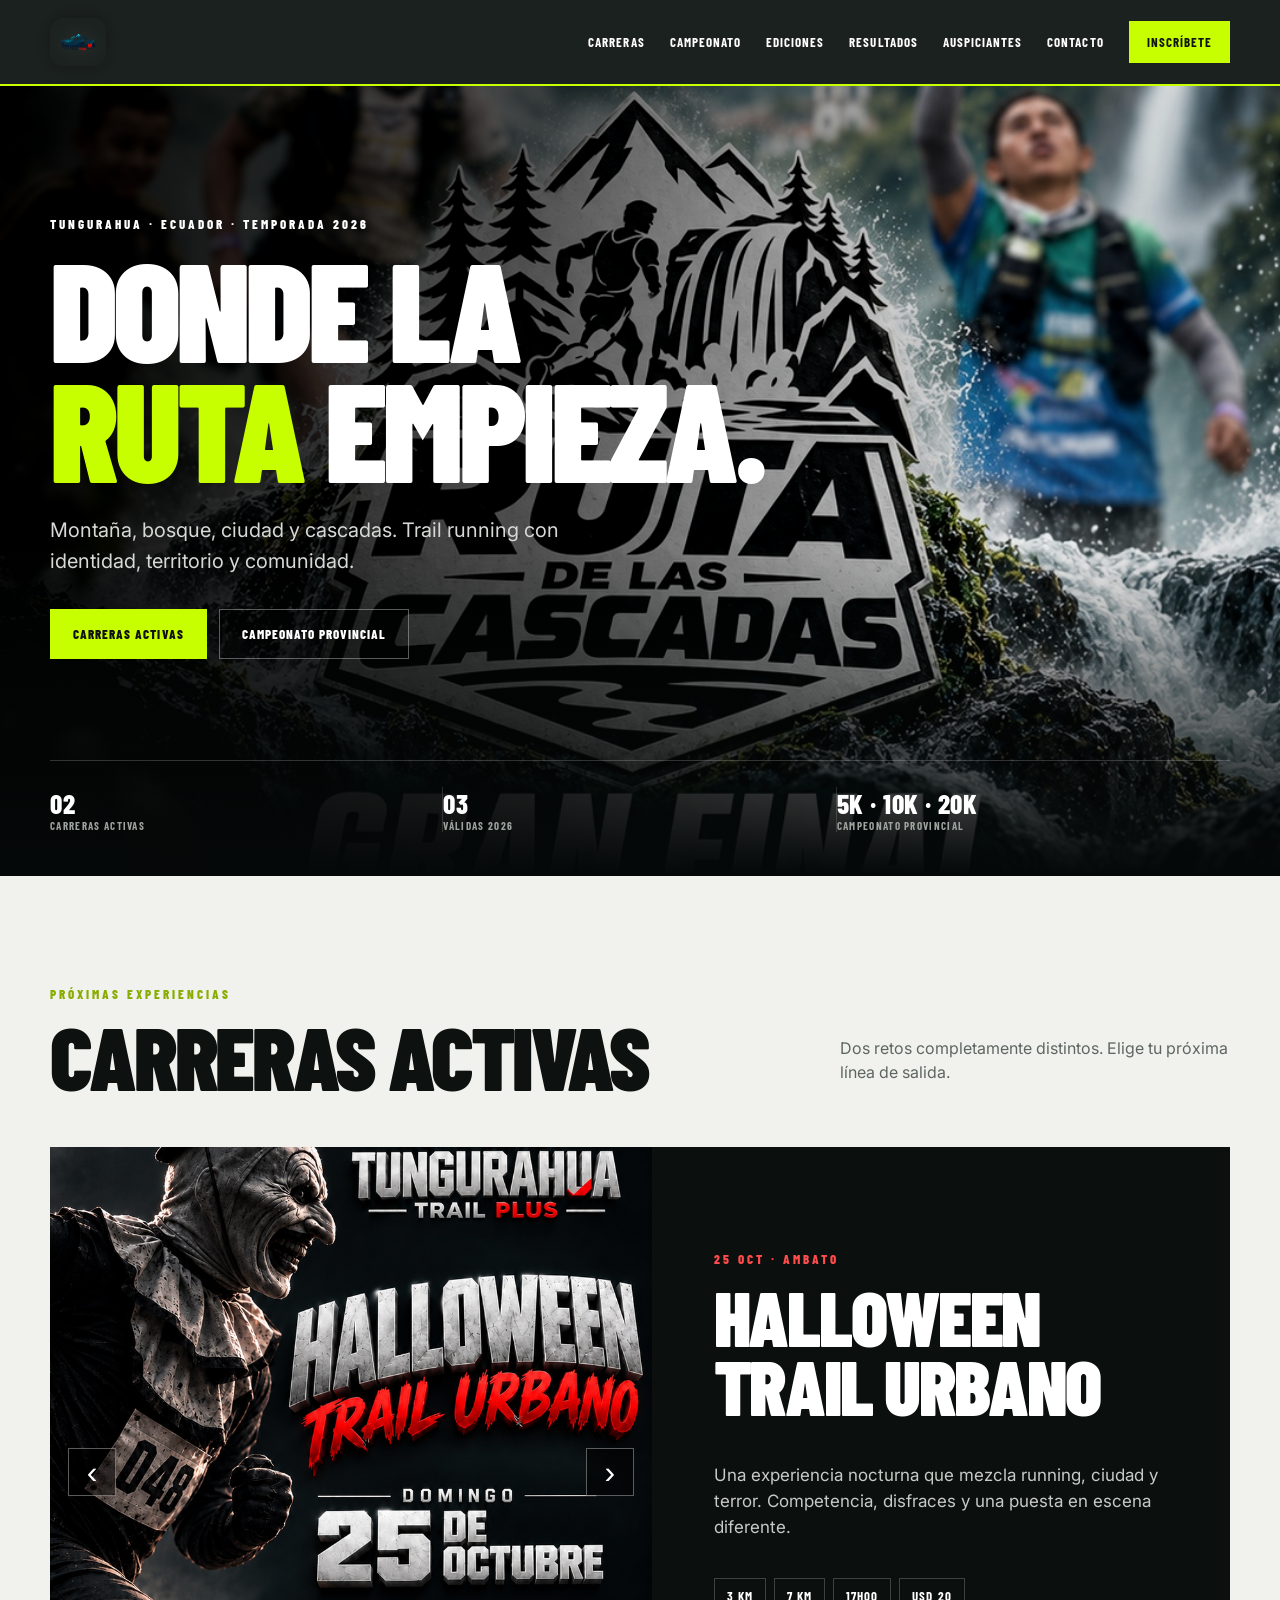
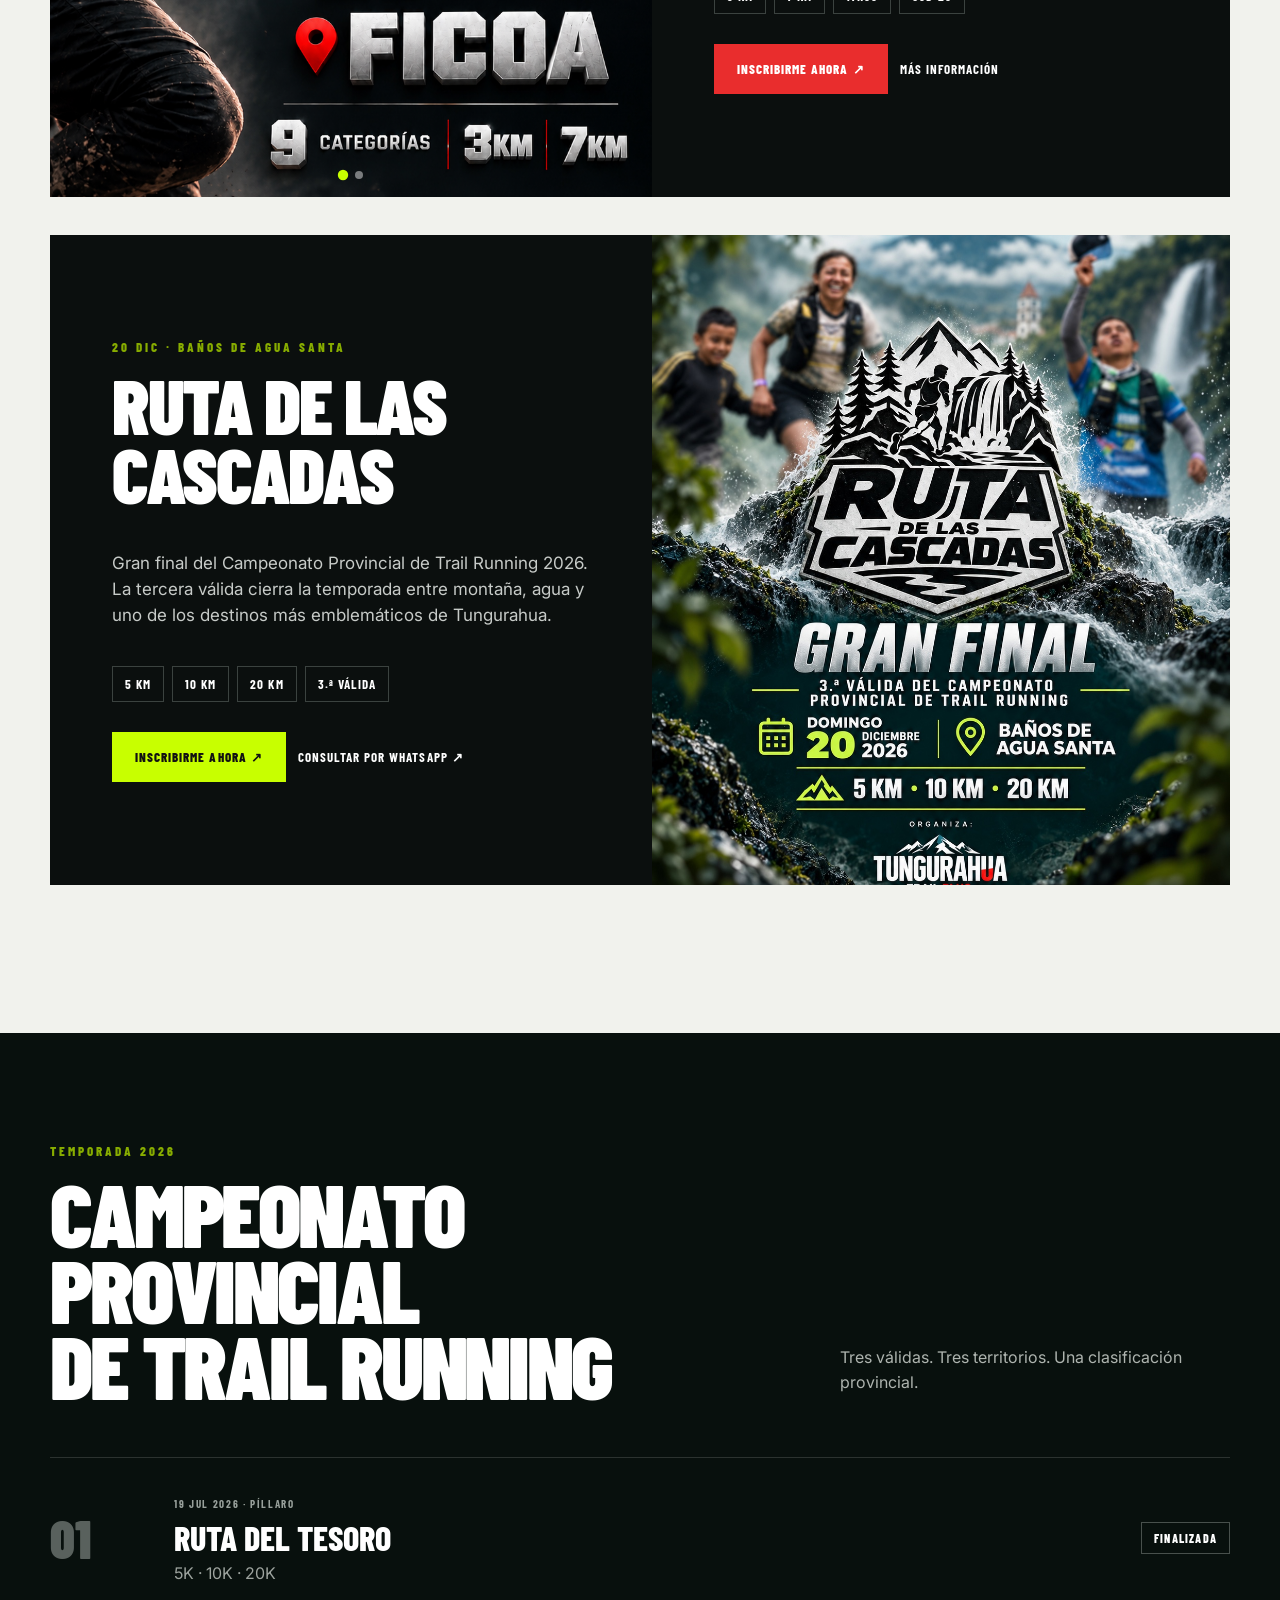
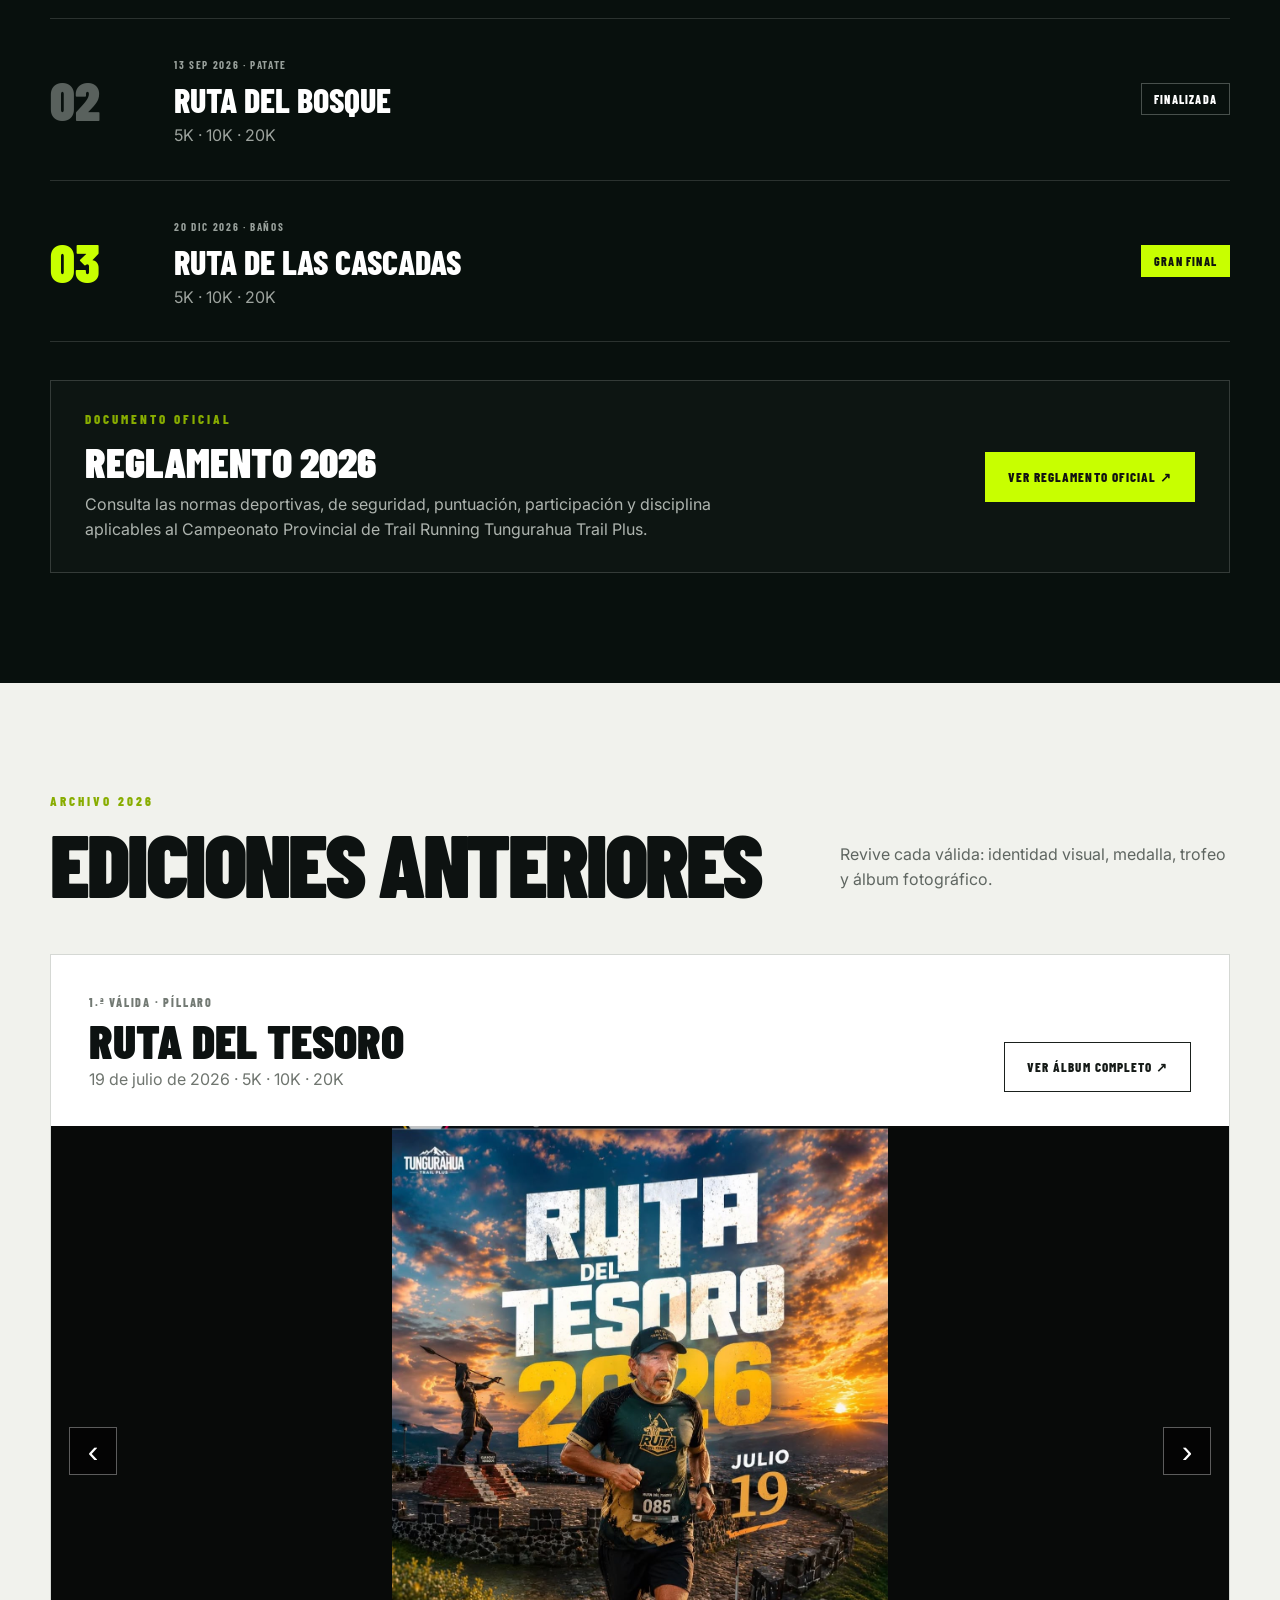
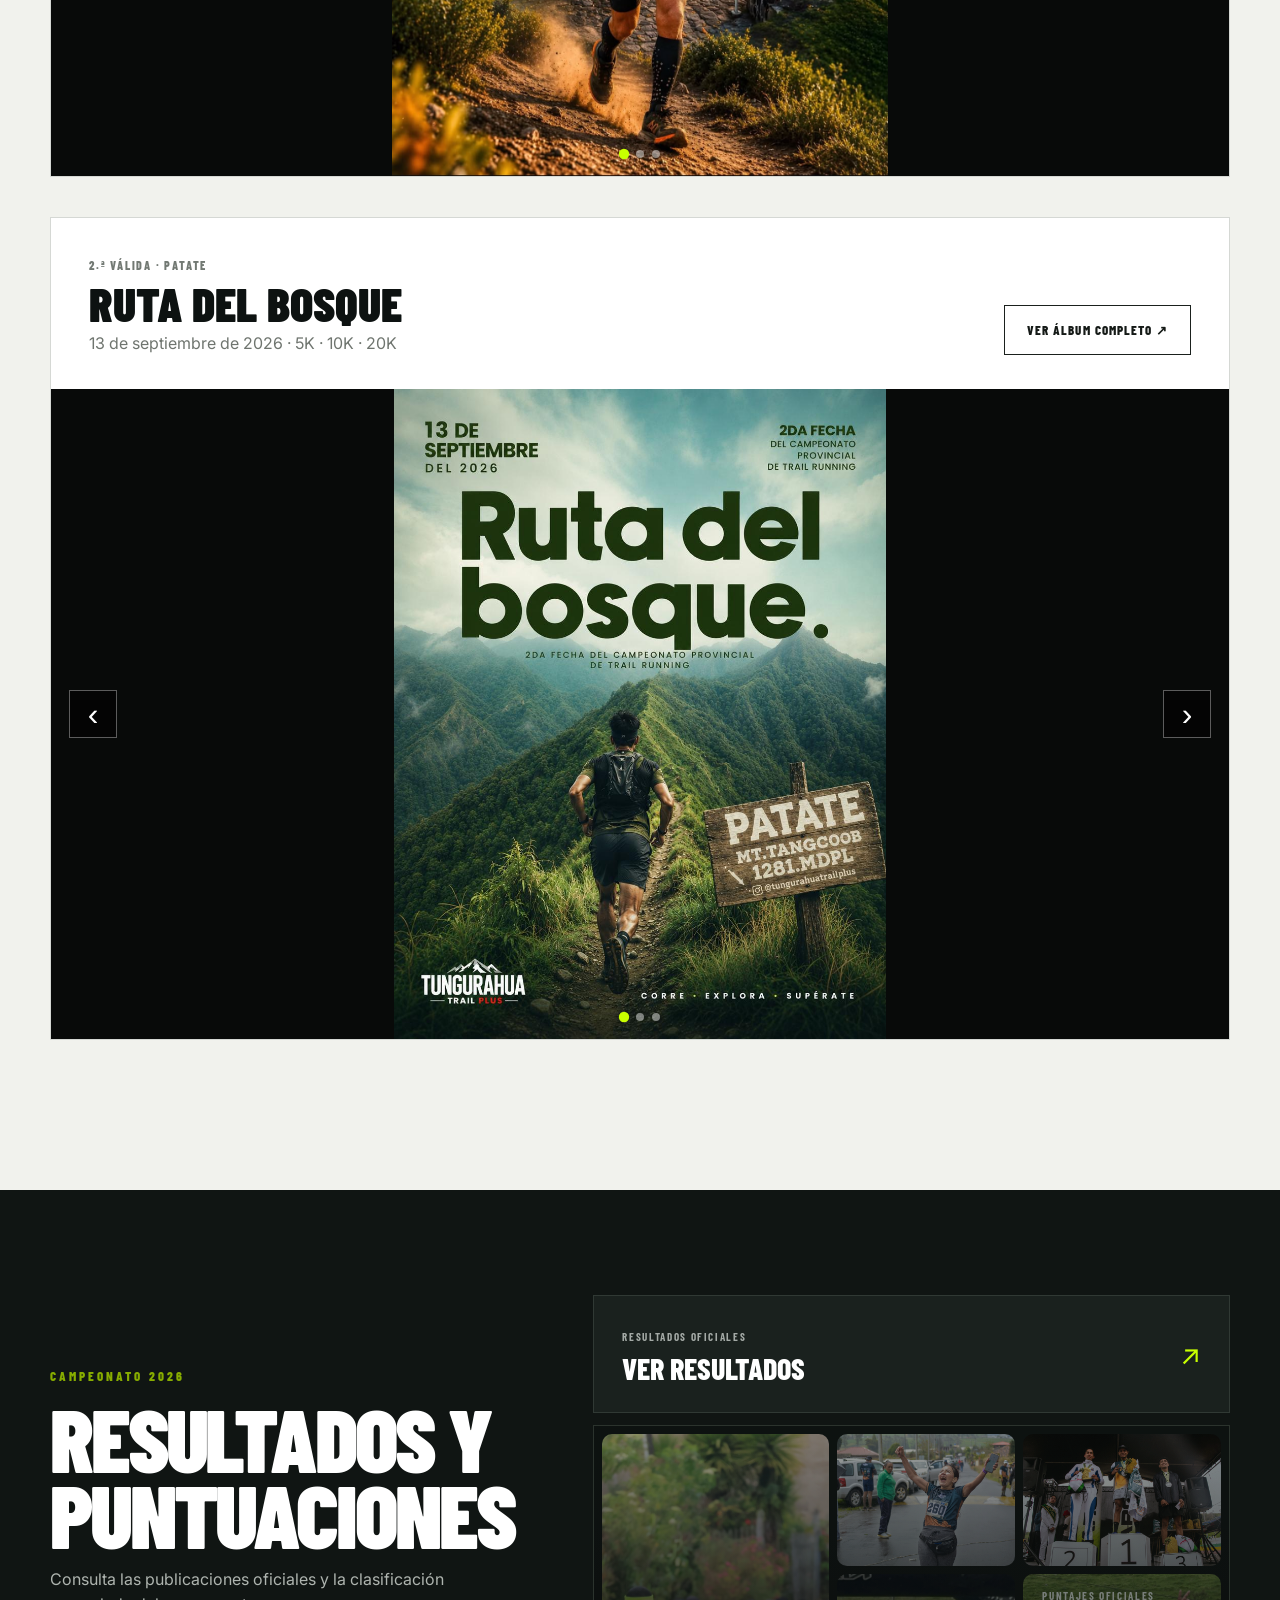
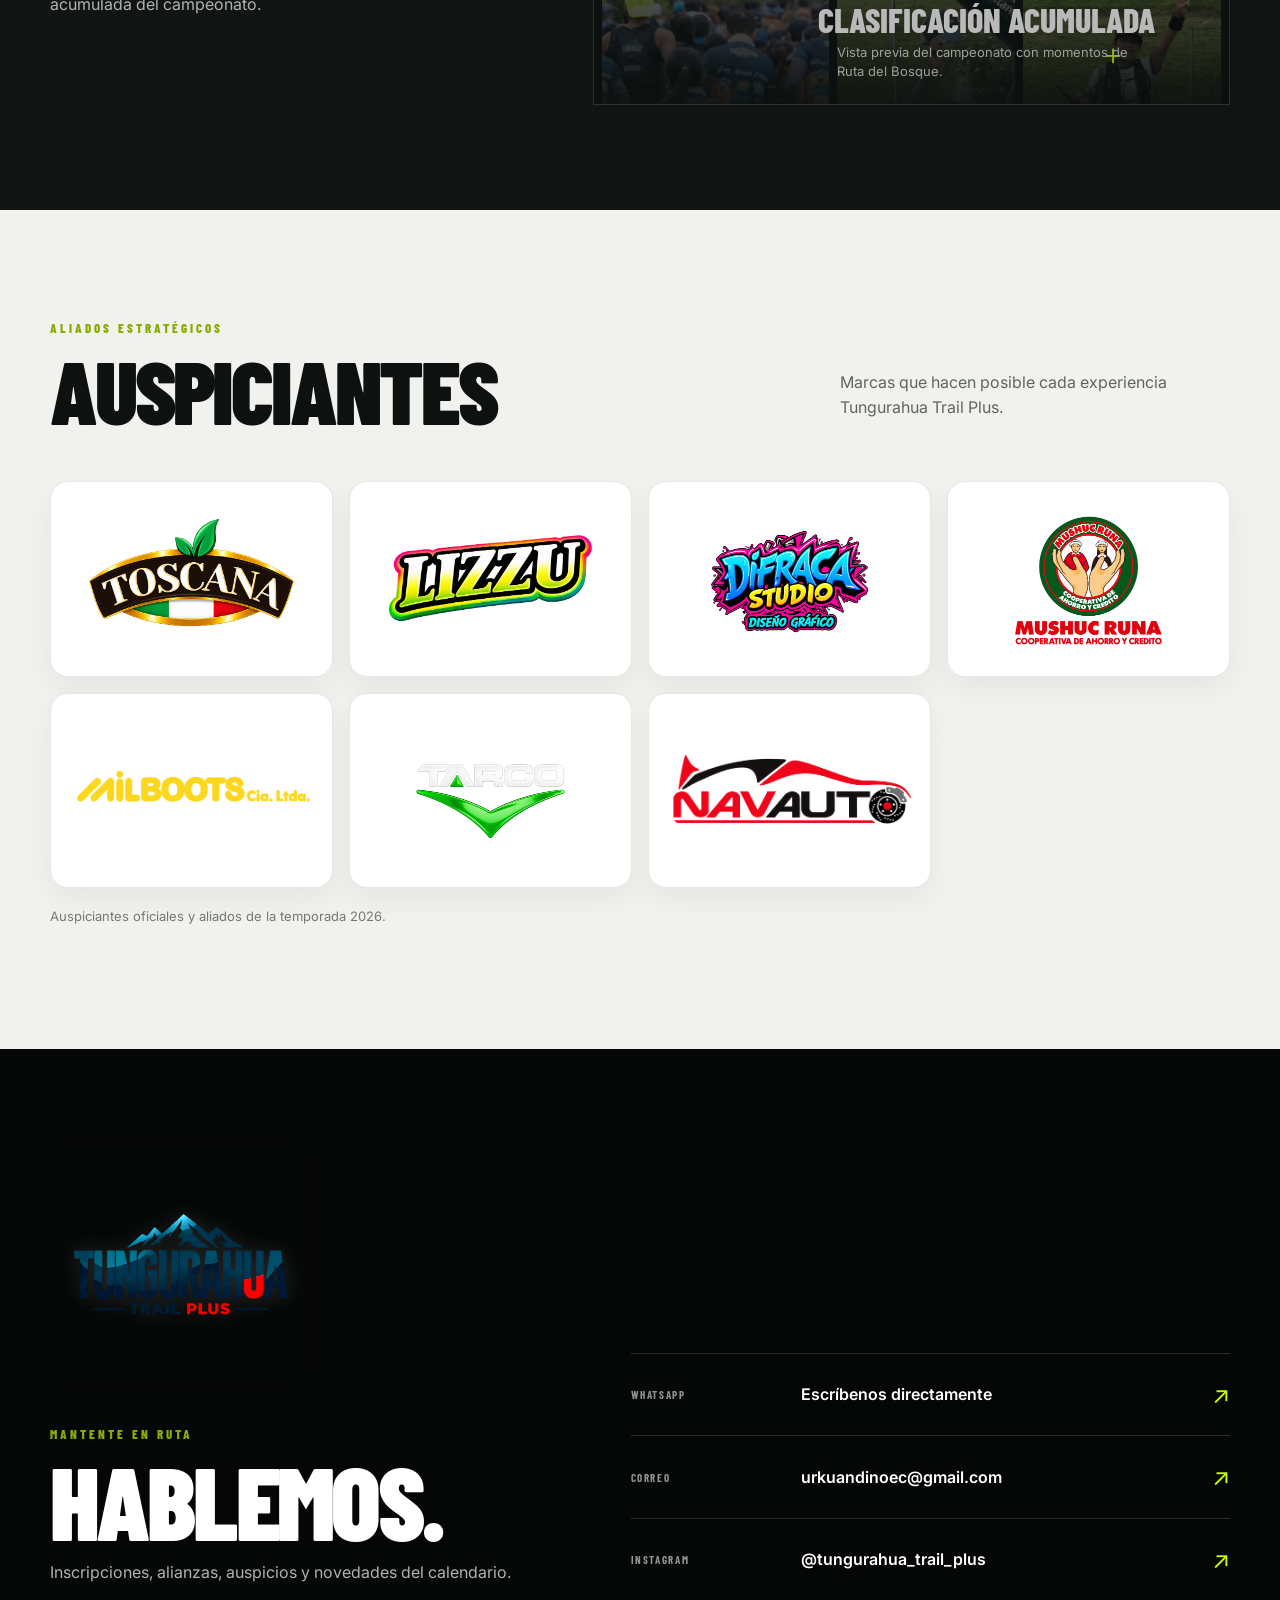
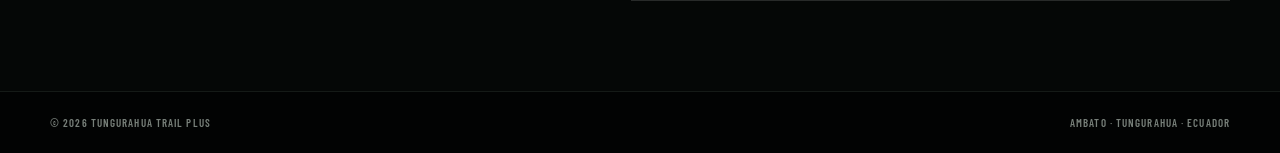
<file: index.html>
<!doctype html>
<html lang="es">
<head>
  <meta charset="utf-8">
  <meta name="viewport" content="width=device-width,initial-scale=1">
  <meta name="theme-color" content="#070b0b">
  <meta name="description" content="Tungurahua Trail Plus — Campeonato Provincial de Trail Running, carreras, resultados, fotografías e inscripciones.">
  <title>Tungurahua Trail Plus</title>
  <link rel="preconnect" href="https://fonts.googleapis.com">
  <link rel="preconnect" href="https://fonts.gstatic.com" crossorigin>
  <link href="https://fonts.googleapis.com/css2?family=Barlow+Condensed:wght@500;600;700;800;900&family=Inter:wght@400;500;600;700&display=swap" rel="stylesheet">
  <link rel="stylesheet" href="styles.css">
</head>
<body>
  <header class="topbar" id="inicio">
    <a class="brand" href="#inicio" aria-label="Inicio Tungurahua Trail Plus">
      <img src="assets/logo.png" alt="Tungurahua Trail Plus">
    </a>
    <button class="menu" aria-label="Abrir menú" aria-expanded="false">☰</button>
    <nav>
      <a href="#carreras">Carreras</a>
      <a href="#campeonato">Campeonato</a>
      <a href="#anteriores">Ediciones</a>
      <a href="#resultados">Resultados</a>
      <a href="#auspiciantes">Auspiciantes</a>
      <a href="#contacto">Contacto</a>
      <a class="nav-cta" id="nav-register" href="https://cronometrajeinstantaneo.com/inscripciones/tungurahua-trail-plus-halloween-urbano" target="_blank" rel="noopener">Inscríbete</a>
    </nav>
  </header>

  <main>
    <section class="hero" aria-label="Tungurahua Trail Plus temporada 2026">
      <div class="hero-bg"></div>
      <div class="hero-shade"></div>
      <div class="hero-content shell">
        <p class="overline">TUNGURAHUA · ECUADOR · TEMPORADA 2026</p>
        <h1>DONDE LA<br><span>RUTA</span> EMPIEZA.</h1>
        <p class="hero-copy">Montaña, bosque, ciudad y cascadas. Trail running con identidad, territorio y comunidad.</p>
        <div class="actions">
          <a class="btn primary" href="#carreras">Carreras activas</a>
          <a class="btn secondary" href="#campeonato">Campeonato Provincial</a>
        </div>
      </div>
      <div class="hero-stats shell">
        <div><b>02</b><span>CARRERAS ACTIVAS</span></div>
        <div><b>03</b><span>VÁLIDAS 2026</span></div>
        <div><b>5K · 10K · 20K</b><span>CAMPEONATO PROVINCIAL</span></div>
      </div>
    </section>

    <section class="section shell" id="carreras">
      <div class="section-head">
        <div><p class="overline lime">PRÓXIMAS EXPERIENCIAS</p><h2>CARRERAS ACTIVAS</h2></div>
        <p>Dos retos completamente distintos. Elige tu próxima línea de salida.</p>
      </div>

      <article class="event event-halloween">
        <div class="event-slider" data-slider>
          <div class="slides">
            <figure class="slide active"><img id="halloween-poster" src="assets/halloween-poster.png" alt="Halloween Trail Urbano"></figure>
            <figure class="slide"><img id="halloween-categories" src="assets/halloween-categorias.jpg" alt="Categorías Halloween Trail Urbano"></figure>
          </div>
          <button class="slider-btn prev" type="button" aria-label="Imagen anterior">‹</button>
          <button class="slider-btn next" type="button" aria-label="Imagen siguiente">›</button>
          <div class="dots" aria-label="Seleccionar imagen"></div>
        </div>
        <div class="event-info">
          <p class="overline red" id="halloween-date">25 OCT · AMBATO</p>
          <h3 id="halloween-title">HALLOWEEN<br>TRAIL URBANO</h3>
          <p class="lead" id="halloween-description">Una experiencia nocturna que mezcla running, ciudad y terror. Competencia, disfraces y una puesta en escena diferente.</p>
          <div class="chips" id="halloween-chips"><span>3 KM</span><span>7 KM</span><span>17H00</span><span>USD 20</span></div>
          <div class="event-actions">
            <a class="btn redbtn" id="halloween-register" href="https://cronometrajeinstantaneo.com/inscripciones/tungurahua-trail-plus-halloween-urbano" target="_blank" rel="noopener">Inscribirme ahora ↗</a>
            <a class="text-link" href="#contacto">Más información</a>
          </div>
        </div>
      </article>

      <article class="event event-cascadas reverse">
        <div class="event-slider single">
          <div class="slides"><figure class="slide active"><img id="cascadas-poster" src="assets/cascadas-poster.jpg" alt="Ruta de las Cascadas Gran Final"></figure></div>
        </div>
        <div class="event-info">
          <p class="overline lime" id="cascadas-date">20 DIC · BAÑOS DE AGUA SANTA</p>
          <h3 id="cascadas-title">RUTA DE LAS<br>CASCADAS</h3>
          <p class="lead" id="cascadas-description">Gran final del Campeonato Provincial de Trail Running 2026. La tercera válida cierra la temporada entre montaña, agua y uno de los destinos más emblemáticos de Tungurahua.</p>
          <div class="chips" id="cascadas-chips"><span>5 KM</span><span>10 KM</span><span>20 KM</span><span>3.ª VÁLIDA</span></div>
          <div class="event-actions">
            <a class="btn primary" id="cascadas-register" href="https://cronometrajeinstantaneo.com/inscripciones/tungurahua-trail-plus-ruta-de-las-cascadas-gran-final" target="_blank" rel="noopener">Inscribirme ahora ↗</a>
            <a class="text-link" id="cascadas-whatsapp" href="https://wa.me/message/EGQYGFPQRLEFD1" target="_blank" rel="noopener">Consultar por WhatsApp ↗</a>
          </div>
        </div>
      </article>
    </section>

    <section class="championship" id="campeonato">
      <div class="shell">
        <div class="section-head light">
          <div><p class="overline lime">TEMPORADA 2026</p><h2>CAMPEONATO PROVINCIAL<br>DE TRAIL RUNNING</h2></div>
          <p>Tres válidas. Tres territorios. Una clasificación provincial.</p>
        </div>
        <div class="timeline">
          <div class="stage complete"><b>01</b><div><span>19 JUL 2026 · PÍLLARO</span><h3>Ruta del Tesoro</h3><p>5K · 10K · 20K</p></div><em>FINALIZADA</em></div>
          <div class="stage complete"><b>02</b><div><span>13 SEP 2026 · PATATE</span><h3>Ruta del Bosque</h3><p>5K · 10K · 20K</p></div><em>FINALIZADA</em></div>
          <div class="stage next"><b>03</b><div><span>20 DIC 2026 · BAÑOS</span><h3>Ruta de las Cascadas</h3><p>5K · 10K · 20K</p></div><em>GRAN FINAL</em></div>
        </div>
        <div class="regulation-card">
          <div>
            <p class="overline lime">DOCUMENTO OFICIAL</p>
            <h3>REGLAMENTO 2026</h3>
            <p>Consulta las normas deportivas, de seguridad, puntuación, participación y disciplina aplicables al Campeonato Provincial de Trail Running Tungurahua Trail Plus.</p>
          </div>
          <a class="btn primary" id="regulations-link" href="docs/reglamento-oficial-2026-tungurahua-trail-plus.pdf" target="_blank" rel="noopener">Ver Reglamento Oficial ↗</a>
        </div>
      </div>
    </section>

    <section class="section shell" id="anteriores">
      <div class="section-head">
        <div><p class="overline lime">ARCHIVO 2026</p><h2>EDICIONES ANTERIORES</h2></div>
        <p>Revive cada válida: identidad visual, medalla, trofeo y álbum fotográfico.</p>
      </div>

      <article class="archive-card">
        <div class="archive-head"><div><span>1.ª VÁLIDA · PÍLLARO</span><h3>RUTA DEL TESORO</h3><p>19 de julio de 2026 · 5K · 10K · 20K</p></div><a class="btn secondary darkborder" href="https://drive.google.com/drive/folders/1WFCiRb83r7EdjOFykTGM7iFGnA_hP7E4" target="_blank" rel="noopener">Ver álbum completo ↗</a></div>
        <div class="archive-slider" data-slider>
          <div class="slides">
            <figure class="slide active"><img src="assets/tesoro-poster.jpg" alt="Ruta del Tesoro 2026"></figure>
            <figure class="slide"><img src="assets/tesoro-medalla.jpg" alt="Medalla Ruta del Tesoro"></figure>
            <figure class="slide"><img src="assets/tesoro-trofeo.jpg" alt="Trofeo Ruta del Tesoro"></figure>
          </div>
          <button class="slider-btn prev" type="button" aria-label="Anterior">‹</button><button class="slider-btn next" type="button" aria-label="Siguiente">›</button><div class="dots"></div>
        </div>
      </article>

      <article class="archive-card">
        <div class="archive-head"><div><span>2.ª VÁLIDA · PATATE</span><h3>RUTA DEL BOSQUE</h3><p>13 de septiembre de 2026 · 5K · 10K · 20K</p></div><a class="btn secondary darkborder" href="https://drive.google.com/drive/folders/1QEYaAyF7kqFAE3JTpiTRrMeTl-noPGwa" target="_blank" rel="noopener">Ver álbum completo ↗</a></div>
        <div class="archive-slider" data-slider>
          <div class="slides">
            <figure class="slide active"><img src="assets/bosque-poster.jpg" alt="Ruta del Bosque 2026"></figure>
            <figure class="slide"><img src="assets/bosque-medalla.jpg" alt="Medalla Ruta del Bosque"></figure>
            <figure class="slide"><img src="assets/bosque-trofeo.jpg" alt="Trofeo Ruta del Bosque"></figure>
          </div>
          <button class="slider-btn prev" type="button" aria-label="Anterior">‹</button><button class="slider-btn next" type="button" aria-label="Siguiente">›</button><div class="dots"></div>
        </div>
      </article>
    </section>

    <section class="results-section" id="resultados">
      <div class="shell results-grid">
        <div><p class="overline lime">CAMPEONATO 2026</p><h2>RESULTADOS Y<br>PUNTUACIONES</h2><p>Consulta las publicaciones oficiales y la clasificación acumulada del campeonato.</p></div>
        <div class="result-cards">
          <a class="result-card" id="results-link" href="https://www.instagram.com/p/DdaaQdFDgb-/?stkn=cGl2YnNscXYzeW82" target="_blank" rel="noopener"><span>RESULTADOS OFICIALES</span><b>Ver resultados</b><i>↗</i></a>
          <a class="result-card result-card-points muted" href="#" id="points-link">
            <div class="points-collage" aria-hidden="true">
              <img src="assets/points/runners-group.jpg" alt="">
              <img src="assets/points/female-finish.jpg" alt="">
              <img src="assets/points/podium-men.jpg" alt="">
              <img src="assets/points/male-finish.jpg" alt="">
              <img src="assets/points/podium-women.jpg" alt="">
              <img src="assets/points/runner-kid.jpg" alt="">
            </div>
            <span>PUNTAJES OFICIALES</span>
            <b>Clasificación acumulada</b>
            <small>Vista previa del campeonato con momentos de Ruta del Bosque.</small>
            <i>＋</i>
          </a>
        </div>
      </div>
    </section>

    <section class="section shell sponsors" id="auspiciantes">
      <div class="section-head"><div><p class="overline lime">ALIADOS ESTRATÉGICOS</p><h2>AUSPICIANTES</h2></div><p>Marcas que hacen posible cada experiencia Tungurahua Trail Plus.</p></div>
      <div class="sponsor-grid" id="sponsor-grid"></div>
      <p class="sponsor-note">Auspiciantes oficiales y aliados de la temporada 2026.</p>
    </section>

    <section class="contact" id="contacto">
      <div class="shell contact-grid">
        <div><img class="contact-logo" src="assets/logo.png" alt="Tungurahua Trail Plus"><p class="overline lime">MANTENTE EN RUTA</p><h2>HABLEMOS.</h2><p>Inscripciones, alianzas, auspicios y novedades del calendario.</p></div>
        <div class="contact-links">
          <a id="contact-whatsapp" href="https://wa.me/message/EGQYGFPQRLEFD1" target="_blank" rel="noopener"><span>WHATSAPP</span><b>Escríbenos directamente</b><i>↗</i></a>
          <a id="contact-email" href="mailto:urkuandinoec@gmail.com"><span>CORREO</span><b>urkuandinoec@gmail.com</b><i>↗</i></a>
          <a id="contact-instagram" href="https://www.instagram.com/tungurahua_trail_plus?stkn=MXd0cjhsd3k3ZW4wZQ%3D%3D&utm_source=qr" target="_blank" rel="noopener"><span>INSTAGRAM</span><b>@tungurahua_trail_plus</b><i>↗</i></a>
        </div>
      </div>
    </section>
  </main>

  <footer><div class="shell"><span>© 2026 Tungurahua Trail Plus</span><span>Ambato · Tungurahua · Ecuador</span></div></footer>
  <script src="app.js"></script>
</body>
</html>
</file>
<file: styles.css>
:root{--bg:#070b0b;--ink:#0d1211;--paper:#f1f2ed;--muted:#9da39e;--lime:#c8ff00;--red:#e92d2d;--line:rgba(255,255,255,.14);--font-display:'Barlow Condensed',sans-serif;--font-body:'Inter',sans-serif}*{box-sizing:border-box}html{scroll-behavior:smooth}body{margin:0;background:var(--paper);color:var(--ink);font-family:var(--font-body);font-size:16px;line-height:1.55}img{display:block;max-width:100%}a{color:inherit;text-decoration:none}.shell{width:min(1180px,calc(100% - 40px));margin:auto}.topbar{height:86px;position:sticky;top:0;z-index:1000;display:flex;align-items:center;justify-content:space-between;padding:0 max(20px,calc((100vw - 1180px)/2));background:rgba(7,11,11,.94);backdrop-filter:blur(16px);border-bottom:1px solid var(--line)}.brand img{width:190px;height:58px;object-fit:contain;object-position:left center}.topbar nav{display:flex;align-items:center;gap:25px}.topbar nav a{font:700 13px var(--font-display);letter-spacing:.08em;text-transform:uppercase;color:#fff}.topbar nav a:hover{color:var(--lime)}.nav-cta{background:var(--lime);color:#101511!important;padding:13px 18px}.menu{display:none;background:none;border:0;color:white;font-size:28px}.hero{min-height:790px;position:relative;background:#020504;display:flex;flex-direction:column;justify-content:flex-end;overflow:hidden}.hero-bg{position:absolute;inset:0;background-image:linear-gradient(90deg,rgba(0,0,0,.95) 0%,rgba(0,0,0,.64) 42%,rgba(0,0,0,.08) 78%),url('assets/cascadas-poster.jpg');background-size:cover;background-position:center 30%;filter:saturate(.8) contrast(1.05);transform:scale(1.035)}.hero-shade{position:absolute;inset:0;background:linear-gradient(0deg,#050808 0%,transparent 42%)}.hero-content{position:relative;z-index:2;padding:120px 0 80px;color:#fff}.overline{font:800 13px var(--font-display);letter-spacing:.23em;text-transform:uppercase;margin:0 0 15px}.overline.lime{color:#88ad00}.overline.red{color:#ff4d4d}.hero h1,.section h2,.championship h2,.results-section h2,.contact h2{font-family:var(--font-display);font-weight:900;text-transform:uppercase;line-height:.85;letter-spacing:-.035em;margin:0}.hero h1{font-size:clamp(78px,11vw,155px);max-width:900px}.hero h1 span{color:var(--lime)}.hero-copy{font-size:20px;max-width:580px;color:#d6d9d6;margin:28px 0 32px}.actions,.event-actions{display:flex;gap:12px;flex-wrap:wrap}.btn{display:inline-flex;align-items:center;justify-content:center;min-height:50px;padding:0 22px;font:800 13px var(--font-display);letter-spacing:.08em;text-transform:uppercase;border:1px solid transparent;transition:.2s}.btn:hover{transform:translateY(-2px)}.btn.primary{background:var(--lime);color:#111}.btn.secondary{border-color:rgba(255,255,255,.35);color:#fff;background:rgba(0,0,0,.18)}.btn.redbtn{background:var(--red);color:white}.btn.disabled{background:#373b39;color:#9da39e;cursor:not-allowed}.hero-stats{position:relative;z-index:3;border-top:1px solid rgba(255,255,255,.18);display:grid;grid-template-columns:repeat(3,1fr);color:white;padding:26px 0 34px}.hero-stats div{display:flex;flex-direction:column;border-right:1px solid rgba(255,255,255,.15);padding-right:25px}.hero-stats div:last-child{border:0}.hero-stats b{font:800 27px var(--font-display);letter-spacing:.03em}.hero-stats span{font:700 11px var(--font-display);letter-spacing:.12em;color:#9da39e}.section{padding:110px 0}.section-head{display:grid;grid-template-columns:1.5fr .8fr;gap:60px;align-items:end;margin-bottom:54px}.section-head h2{font-size:clamp(54px,7vw,92px)}.section-head>p{color:#5f6661;max-width:400px;margin:0 0 8px}.section-head.light{color:white}.section-head.light>p{color:#aeb4af}.event{display:grid;grid-template-columns:1.02fr .98fr;background:#0b0f0e;color:white;min-height:650px;margin-bottom:38px;overflow:hidden}.event.reverse .event-slider{order:2}.event-slider,.archive-slider{position:relative;overflow:hidden;background:#000}.slides{height:100%;position:relative}.slide{position:absolute;inset:0;opacity:0;transition:opacity .55s ease;pointer-events:none;margin:0}.slide.active{opacity:1;pointer-events:auto}.slide img{width:100%;height:100%;object-fit:cover}.event-slider .slide img{object-position:center}.event-slider.single .slide{position:relative;height:650px;opacity:1}.slider-btn{position:absolute;top:50%;transform:translateY(-50%);z-index:3;width:48px;height:48px;border:1px solid rgba(255,255,255,.35);background:rgba(0,0,0,.55);color:white;font-size:32px;cursor:pointer}.slider-btn.prev{left:18px}.slider-btn.next{right:18px}.dots{position:absolute;z-index:3;bottom:18px;left:50%;transform:translateX(-50%);display:flex;gap:8px}.dots button{width:8px;height:8px;border:0;border-radius:50%;background:rgba(255,255,255,.45);padding:0}.dots button.active{background:var(--lime);transform:scale(1.3)}.event-info{padding:65px 62px;display:flex;flex-direction:column;justify-content:center}.event-info h3{font:900 clamp(55px,6vw,90px)/.9 var(--font-display);text-transform:uppercase;letter-spacing:-.03em;margin:0 0 25px}.event-info .lead{font-size:17px;color:#c7cbc8;max-width:540px}.chips{display:flex;flex-wrap:wrap;gap:8px;margin:20px 0 30px}.chips span{padding:9px 12px;border:1px solid #3b423f;font:700 13px var(--font-display);letter-spacing:.08em}.text-link{font:700 13px var(--font-display);letter-spacing:.08em;text-transform:uppercase;display:inline-flex;align-items:center}.championship{background:#08100d;color:white;padding:110px 0}.timeline{border-top:1px solid var(--line)}.stage{display:grid;grid-template-columns:100px 1fr auto;align-items:center;padding:32px 0;border-bottom:1px solid var(--line);gap:24px}.stage>b{font:900 54px var(--font-display);color:#59615d}.stage.next>b{color:var(--lime)}.stage span{font:700 11px var(--font-display);letter-spacing:.15em;color:#98a09b}.stage h3{font:800 34px var(--font-display);text-transform:uppercase;margin:3px 0}.stage p{margin:0;color:#9da39e}.stage em{font:800 12px var(--font-display);letter-spacing:.1em;font-style:normal;border:1px solid #48504c;padding:8px 12px}.stage.next em{background:var(--lime);color:#101510;border-color:var(--lime)}.archive-card{background:white;border:1px solid #d5d8d4;margin-bottom:40px}.archive-head{padding:34px 38px;display:flex;justify-content:space-between;align-items:end;gap:30px}.archive-head span{font:800 12px var(--font-display);letter-spacing:.15em;color:#727973}.archive-head h3{font:900 48px/.95 var(--font-display);margin:4px 0;text-transform:uppercase}.archive-head p{margin:0;color:#6f756f}.darkborder{border-color:#1a201d!important;color:#151a17!important;background:transparent!important}.archive-slider{height:650px}.archive-slider .slide img{object-fit:contain;background:#080a09}.results-section{background:#101513;color:white;padding:105px 0}.results-grid{display:grid;grid-template-columns:.8fr 1.2fr;gap:80px;align-items:center}.results-section h2{font-size:clamp(55px,7vw,90px)}.results-section p{color:#aeb4af;max-width:480px}.result-cards{display:grid;gap:12px}.result-card{background:#1a211e;border:1px solid #303934;padding:26px 28px;display:grid;grid-template-columns:1fr auto;grid-template-rows:auto auto;transition:.2s}.result-card:hover{border-color:var(--lime);transform:translateX(4px)}.result-card span{font:700 11px var(--font-display);letter-spacing:.15em;color:#a4aaa6}.result-card b{font:800 30px var(--font-display);text-transform:uppercase}.result-card i{grid-column:2;grid-row:1/3;align-self:center;font-size:28px;font-style:normal;color:var(--lime)}.result-card.muted{opacity:.7}.sponsor-grid{display:grid;grid-template-columns:repeat(5,1fr);gap:12px}.sponsor-slot{aspect-ratio:1.3;background:#fff;border:1px dashed #bfc4bf;display:grid;place-items:center;text-align:center;font:800 20px var(--font-display);color:#929892}.sponsor-slot small{font-size:10px;letter-spacing:.1em}.sponsor-note{font-size:13px;color:#737973;margin-top:18px}.contact{background:#050706;color:white;padding:90px 0}.contact-grid{display:grid;grid-template-columns:.9fr 1.1fr;gap:90px;align-items:end}.contact-logo{width:220px;margin-bottom:35px}.contact h2{font-size:clamp(70px,8vw,110px)}.contact p{color:#aeb4af}.contact-links{border-top:1px solid var(--line)}.contact-links a{display:grid;grid-template-columns:150px 1fr auto;gap:20px;padding:22px 0;border-bottom:1px solid var(--line);align-items:center}.contact-links span{font:700 11px var(--font-display);letter-spacing:.15em;color:#8f9691}.contact-links b{font-weight:600}.contact-links i{font-style:normal;font-size:24px;color:var(--lime)}footer{background:#020303;color:#777f79;border-top:1px solid #151a17;padding:24px 0;font:600 11px var(--font-display);letter-spacing:.1em;text-transform:uppercase}footer .shell{display:flex;justify-content:space-between;gap:20px}
@media(max-width:900px){.topbar{height:72px}.brand img{width:150px;height:48px}.menu{display:block}.topbar nav{display:none;position:absolute;top:72px;left:0;right:0;background:#070b0b;padding:25px;flex-direction:column;align-items:flex-start;border-top:1px solid var(--line)}.topbar nav.open{display:flex}.hero{min-height:720px}.hero-bg{background-position:62% center}.hero-content{padding:130px 0 60px}.hero h1{font-size:clamp(66px,19vw,110px)}.hero-stats{grid-template-columns:1fr;gap:18px}.hero-stats div{border-right:0;border-bottom:1px solid var(--line);padding-bottom:15px}.section,.championship{padding:76px 0}.section-head,.results-grid,.contact-grid{grid-template-columns:1fr;gap:25px}.event{grid-template-columns:1fr}.event.reverse .event-slider{order:0}.event-slider,.event-slider.single .slide{height:620px}.event-info{padding:45px 28px}.archive-head{align-items:flex-start;flex-direction:column}.archive-slider{height:560px}.sponsor-grid{grid-template-columns:repeat(2,1fr)}.contact-links a{grid-template-columns:100px 1fr auto}}
@media(max-width:560px){.shell{width:min(100% - 28px,1180px)}.hero{min-height:680px}.hero h1{font-size:62px}.hero-copy{font-size:16px}.section-head h2{font-size:54px}.event-slider,.event-slider.single .slide{height:500px}.event-info h3{font-size:55px}.event-info{padding:36px 22px}.archive-head{padding:26px 20px}.archive-head h3{font-size:40px}.archive-slider{height:470px}.stage{grid-template-columns:65px 1fr}.stage em{grid-column:2}.sponsor-grid{grid-template-columns:1fr 1fr}.contact-links a{grid-template-columns:1fr auto}.contact-links span{grid-column:1}.contact-links b{grid-column:1}.contact-links i{grid-column:2;grid-row:1/3}.hero-stats b{font-size:24px}}

.regulation-card{margin-top:38px;border:1px solid rgba(255,255,255,.16);background:#0d1512;padding:30px 34px;display:flex;justify-content:space-between;align-items:center;gap:34px}.regulation-card h3{font:900 42px/.95 var(--font-display);text-transform:uppercase;margin:0 0 10px}.regulation-card p:not(.overline){margin:0;color:#aeb4af;max-width:680px}.brand img,.contact-logo{background:transparent!important}


.result-card{position:relative;overflow:hidden;min-height:118px;align-items:end}
.result-card small{grid-column:1;color:#d6dbd8;font-size:13px;line-height:1.45;position:relative;z-index:2;margin-top:6px}
.result-card.result-card-points{min-height:280px;padding:0;border-color:#374038;background:#0d1211;display:flex;flex-direction:column;justify-content:flex-end}
.result-card.result-card-points span,.result-card.result-card-points b,.result-card.result-card-points small,.result-card.result-card-points i{position:relative;z-index:2;padding-left:28px;padding-right:74px}
.result-card.result-card-points span{padding-top:0}
.result-card.result-card-points b{font-size:34px;line-height:.95;margin-top:2px}
.result-card.result-card-points small{padding-bottom:24px;max-width:420px}
.result-card.result-card-points i{position:absolute;right:28px;bottom:28px;grid-column:auto;grid-row:auto}
.points-collage{position:absolute;inset:0;display:grid;grid-template-columns:1.12fr .88fr .98fr;grid-template-rows:1fr 1fr;gap:8px;padding:8px;z-index:0}
.points-collage::after{content:"";position:absolute;inset:0;background:linear-gradient(180deg,rgba(10,13,12,.12) 0%,rgba(10,13,12,.42) 38%,rgba(10,13,12,.93) 100%);z-index:1}
.points-collage img{width:100%;height:100%;object-fit:cover;border-radius:10px;filter:saturate(.92) contrast(1.03)}
.points-collage img:nth-child(1){grid-row:1/span 2}
.points-collage img:nth-child(2){grid-column:2;grid-row:1}
.points-collage img:nth-child(3){grid-column:3;grid-row:1}
.points-collage img:nth-child(4){grid-column:2;grid-row:2}
.points-collage img:nth-child(5){grid-column:3;grid-row:2}
.points-collage img:nth-child(6){display:none}
.sponsor-grid{grid-template-columns:repeat(4,1fr);gap:16px}
.sponsor-slot{aspect-ratio:1.45;background:#fff;border:1px solid #e5e8e4;border-radius:18px;padding:18px;display:flex;align-items:center;justify-content:center;box-shadow:0 12px 30px rgba(8,12,11,.05);transition:.2s}
.sponsor-slot:hover{transform:translateY(-4px);box-shadow:0 16px 34px rgba(8,12,11,.09)}
.sponsor-slot img{width:100%;height:100%;object-fit:contain}
@media(max-width:900px){.sponsor-grid{grid-template-columns:repeat(3,1fr)}.result-card.result-card-points{min-height:250px}.result-card.result-card-points b{font-size:30px}}
@media(max-width:560px){.sponsor-grid{grid-template-columns:repeat(2,1fr)}.result-card.result-card-points{min-height:240px}.points-collage{grid-template-columns:1fr 1fr;grid-template-rows:1fr 1fr 1fr}.points-collage img:nth-child(1){grid-column:1/span 2;grid-row:1}.points-collage img:nth-child(2){grid-column:1;grid-row:2}.points-collage img:nth-child(3){grid-column:2;grid-row:2}.points-collage img:nth-child(4){grid-column:1;grid-row:3}.points-collage img:nth-child(5){grid-column:2;grid-row:3}.result-card.result-card-points b{font-size:28px}}
.topbar{
  background:#1b211f !important;
  border-bottom:2px solid #c8ff00 !important;
}
/* ===== HACER MÁS VISIBLES LOS LOGOS ===== */

/* Todos los logos cuyo archivo tenga "logo" o "tungurahua" en el nombre */
img[src*="logo"],
img[src*="tungurahua"]{
  background: rgba(255,255,255,0.08);
  border-radius: 16px;
  box-shadow: 0 0 18px rgba(0,0,0,0.35);
  filter: brightness(2.15) contrast(1.18) drop-shadow(0 0 10px rgba(255,255,255,0.14));
}

/* Logo pequeño de la esquina superior izquierda */
.topbar img[src*="logo"],
.topbar img[src*="tungurahua"]{
  height: 48px !important;
  width: auto !important;
  padding: 6px 10px;
  background: rgba(255,255,255,0.10);
  border-radius: 14px;
}

/* Logo grande dentro de las secciones */
.hero img[src*="logo"],
.hero img[src*="tungurahua"],
section img[src*="logo"],
section img[src*="tungurahua"]{
  max-width: 260px !important;
  width: 100%;
  height: auto;
  padding: 12px 16px;
  background: rgba(255,255,255,0.10);
  border-radius: 18px;
}
</file>
